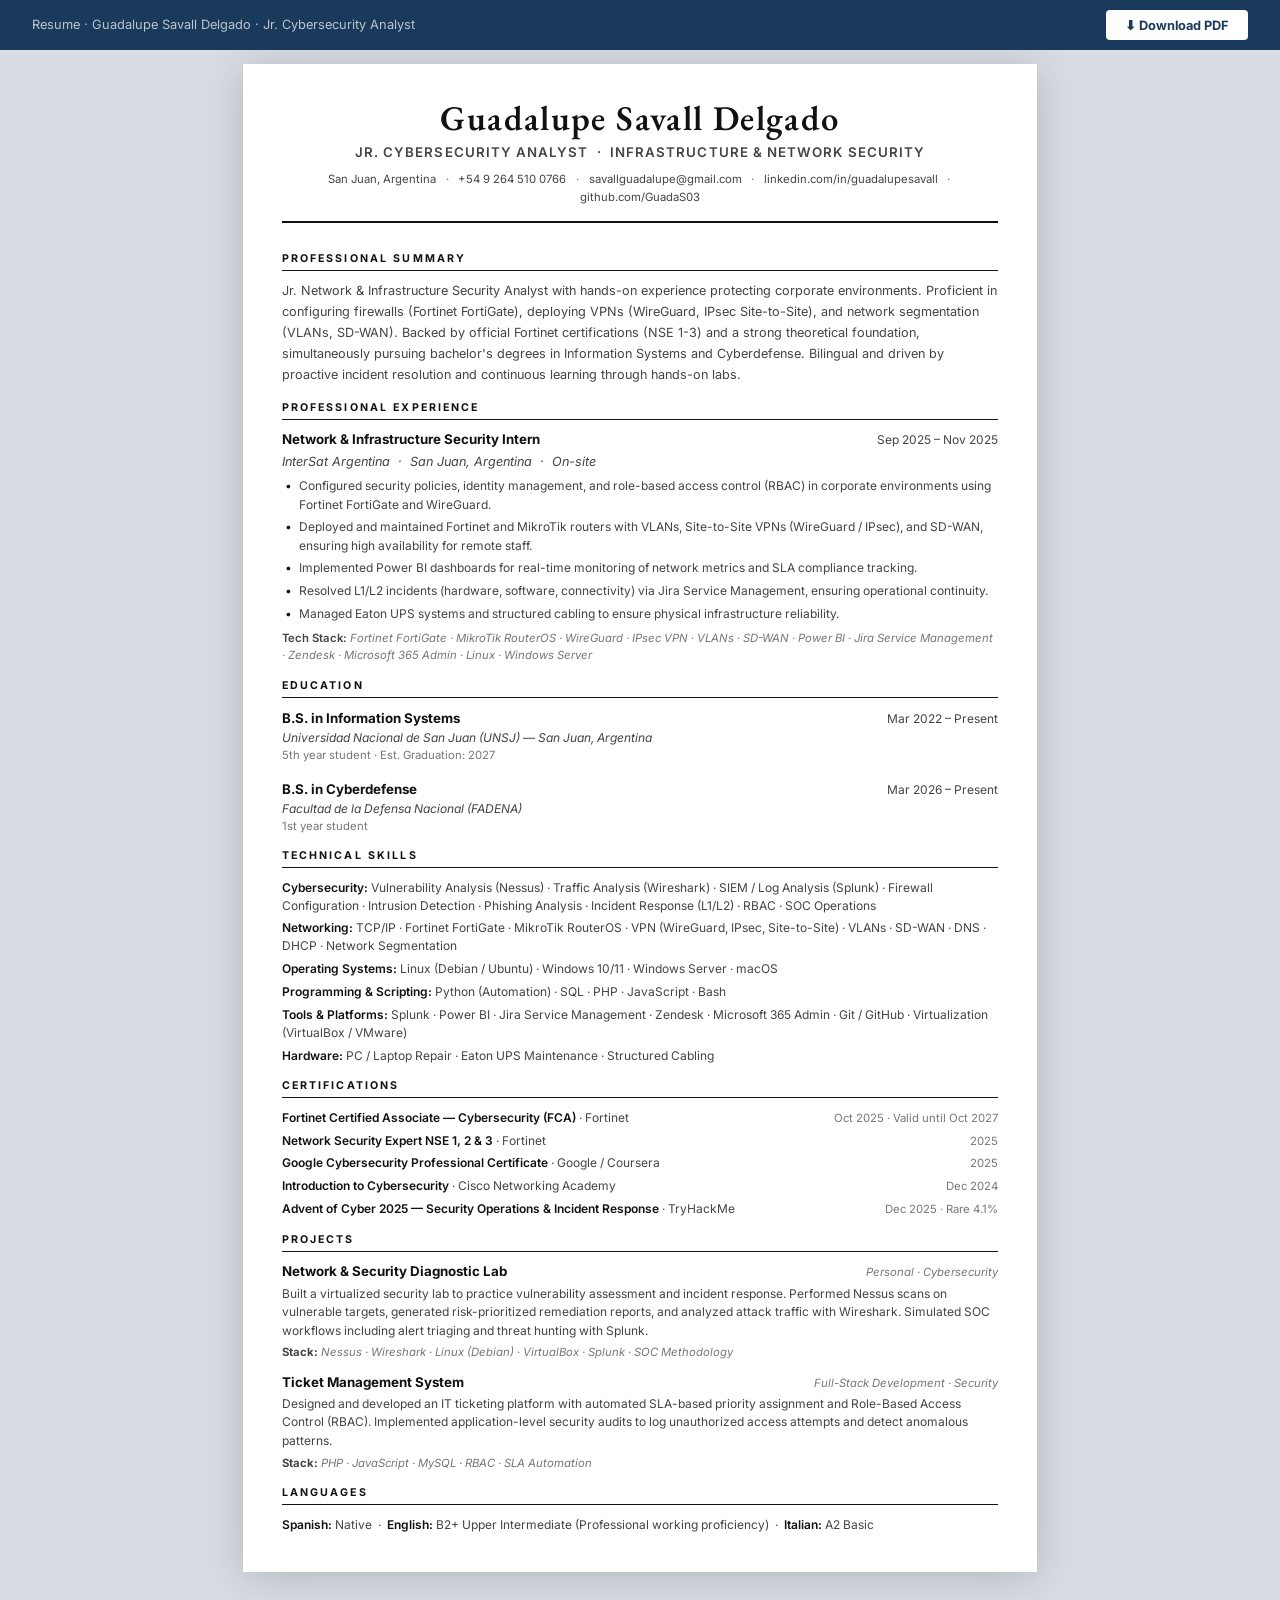
<file: secciones/cv-en.html>
<!DOCTYPE html>
<html lang="en">
<head>
  <meta charset="UTF-8">
  <meta name="viewport" content="width=device-width, initial-scale=1.0">
  <title>Resume — Guadalupe Savall Delgado</title>
  <link href="https://fonts.googleapis.com/css2?family=EB+Garamond:wght@400;500;600&family=Inter:wght@400;500;600;700&display=swap" rel="stylesheet">
  <link rel="stylesheet" href="../css/cv.css">
</head>
<body>
<div class="screen-bar">
  <span>Resume · Guadalupe Savall Delgado · Jr. Cybersecurity Analyst</span>
  <button class="download-btn" onclick="window.print()">⬇ Download PDF</button>
</div>
<div class="page-wrapper">
<div class="cv-page">
  <header class="cv-header">
    <div class="cv-name">Guadalupe Savall Delgado</div>
    <div class="cv-role">Jr. Cybersecurity Analyst &nbsp;·&nbsp; Infrastructure &amp; Network Security</div>
    <div class="cv-contact">
      <span>San Juan, Argentina</span> <span class="sep">·</span>
      <span><a href="tel:+5492645100766">+54 9 264 510 0766</a></span> <span class="sep">·</span>
      <span><a href="mailto:savallguadalupe@gmail.com">savallguadalupe@gmail.com</a></span> <span class="sep">·</span>
      <span><a href="https://linkedin.com/in/guadalupesavall">linkedin.com/in/guadalupesavall</a></span> <span class="sep">·</span>
      <span><a href="https://github.com/GuadaS03">github.com/GuadaS03</a></span>
    </div>
  </header>
  <div class="section">
    <div class="section-title">Professional Summary</div>
    <p class="summary-text">Jr. Network & Infrastructure Security Analyst with hands-on experience protecting corporate environments. Proficient in configuring firewalls (Fortinet FortiGate), deploying VPNs (WireGuard, IPsec Site-to-Site), and network segmentation (VLANs, SD-WAN). Backed by official Fortinet certifications (NSE 1-3) and a strong theoretical foundation, simultaneously pursuing bachelor's degrees in Information Systems and Cyberdefense. Bilingual and driven by proactive incident resolution and continuous learning through hands-on labs.</p>
  </div>
  <div class="section">
    <div class="section-title">Professional Experience</div>
    <div class="exp-block">
      <div class="exp-header">
        <span class="exp-role">Network & Infrastructure Security Intern</span>
        <span class="exp-date">Sep 2025 – Nov 2025</span>
      </div>
      <div class="exp-org">InterSat Argentina &nbsp;·&nbsp; San Juan, Argentina &nbsp;·&nbsp; On-site</div>
      <ul class="exp-bullets">
        <li>Configured security policies, identity management, and role-based access control (RBAC) in corporate environments using Fortinet FortiGate and WireGuard.</li>
        <li>Deployed and maintained Fortinet and MikroTik routers with VLANs, Site-to-Site VPNs (WireGuard / IPsec), and SD-WAN, ensuring high availability for remote staff.</li>
        <li>Implemented Power BI dashboards for real-time monitoring of network metrics and SLA compliance tracking.</li>
        <li>Resolved L1/L2 incidents (hardware, software, connectivity) via Jira Service Management, ensuring operational continuity.</li>
        <li>Managed Eaton UPS systems and structured cabling to ensure physical infrastructure reliability.</li>
      </ul>
      <p class="tech-line"><strong>Tech Stack:</strong> Fortinet FortiGate · MikroTik RouterOS · WireGuard · IPsec VPN · VLANs · SD-WAN · Power BI · Jira Service Management · Zendesk · Microsoft 365 Admin · Linux · Windows Server</p>
    </div>
  </div>
  <div class="section">
    <div class="section-title">Education</div>
    <div class="edu-block">
      <div class="edu-left">
        <div class="edu-degree">B.S. in Information Systems</div>
        <div class="edu-school">Universidad Nacional de San Juan (UNSJ) — San Juan, Argentina</div>
        <div class="edu-note">5th year student · Est. Graduation: 2027</div>
      </div>
      <div class="edu-date">Mar 2022 – Present</div>
    </div>
    <div class="edu-block" style="margin-top: 1rem;">
      <div class="edu-left">
        <div class="edu-degree">B.S. in Cyberdefense</div>
        <div class="edu-school">Facultad de la Defensa Nacional (FADENA)</div>
        <div class="edu-note">1st year student</div>
      </div>
      <div class="edu-date">Mar 2026 – Present</div>
    </div>
  </div>
  <div class="section">
    <div class="section-title">Technical Skills</div>
    <div class="skills-list">
      <div class="skill-row"><strong>Cybersecurity:</strong> Vulnerability Analysis (Nessus) · Traffic Analysis (Wireshark) · SIEM / Log Analysis (Splunk) · Firewall Configuration · Intrusion Detection · Phishing Analysis · Incident Response (L1/L2) · RBAC · SOC Operations</div>
      <div class="skill-row"><strong>Networking:</strong> TCP/IP · Fortinet FortiGate · MikroTik RouterOS · VPN (WireGuard, IPsec, Site-to-Site) · VLANs · SD-WAN · DNS · DHCP · Network Segmentation</div>
      <div class="skill-row"><strong>Operating Systems:</strong> Linux (Debian / Ubuntu) · Windows 10/11 · Windows Server · macOS</div>
      <div class="skill-row"><strong>Programming & Scripting:</strong> Python (Automation) · SQL · PHP · JavaScript · Bash</div>
      <div class="skill-row"><strong>Tools & Platforms:</strong> Splunk · Power BI · Jira Service Management · Zendesk · Microsoft 365 Admin · Git / GitHub · Virtualization (VirtualBox / VMware)</div>
      <div class="skill-row"><strong>Hardware:</strong> PC / Laptop Repair · Eaton UPS Maintenance · Structured Cabling</div>
    </div>
  </div>
  <div class="section">
    <div class="section-title">Certifications</div>
    <div class="certs-list">
      <div class="cert-row"><span><span class="cert-name-txt">Fortinet Certified Associate — Cybersecurity (FCA)</span><span class="cert-issuer-txt"> · Fortinet</span></span><span class="cert-year">Oct 2025 · Valid until Oct 2027</span></div>
      <div class="cert-row"><span><span class="cert-name-txt">Network Security Expert NSE 1, 2 &amp; 3</span><span class="cert-issuer-txt"> · Fortinet</span></span><span class="cert-year">2025</span></div>
      <div class="cert-row"><span><span class="cert-name-txt">Google Cybersecurity Professional Certificate</span><span class="cert-issuer-txt"> · Google / Coursera</span></span><span class="cert-year">2025</span></div>
      <div class="cert-row"><span><span class="cert-name-txt">Introduction to Cybersecurity</span><span class="cert-issuer-txt"> · Cisco Networking Academy</span></span><span class="cert-year">Dec 2024</span></div>
      <div class="cert-row"><span><span class="cert-name-txt">Advent of Cyber 2025 — Security Operations &amp; Incident Response</span><span class="cert-issuer-txt"> · TryHackMe</span></span><span class="cert-year">Dec 2025 · Rare 4.1%</span></div>
    </div>
  </div>
  <div class="section">
    <div class="section-title">Projects</div>
    <div class="proj-block"><div class="proj-header"><span class="proj-title-txt">Network & Security Diagnostic Lab</span><span class="proj-type">Personal · Cybersecurity</span></div><p class="proj-desc-txt">Built a virtualized security lab to practice vulnerability assessment and incident response. Performed Nessus scans on vulnerable targets, generated risk-prioritized remediation reports, and analyzed attack traffic with Wireshark. Simulated SOC workflows including alert triaging and threat hunting with Splunk.</p><p class="proj-tech"><strong>Stack:</strong> Nessus · Wireshark · Linux (Debian) · VirtualBox · Splunk · SOC Methodology</p></div>
    <div class="proj-block"><div class="proj-header"><span class="proj-title-txt">Ticket Management System</span><span class="proj-type">Full-Stack Development · Security</span></div><p class="proj-desc-txt">Designed and developed an IT ticketing platform with automated SLA-based priority assignment and Role-Based Access Control (RBAC). Implemented application-level security audits to log unauthorized access attempts and detect anomalous patterns.</p><p class="proj-tech"><strong>Stack:</strong> PHP · JavaScript · MySQL · RBAC · SLA Automation</p></div>
  </div>
  <div class="section">
    <div class="section-title">Languages</div>
    <p class="langs-row"><strong>Spanish:</strong> Native &nbsp;·&nbsp; <strong>English:</strong> B2+ Upper Intermediate (Professional working proficiency) &nbsp;·&nbsp; <strong>Italian:</strong> A2 Basic</p>
  </div>
</div>
</div>
</body>
</html>
</file>
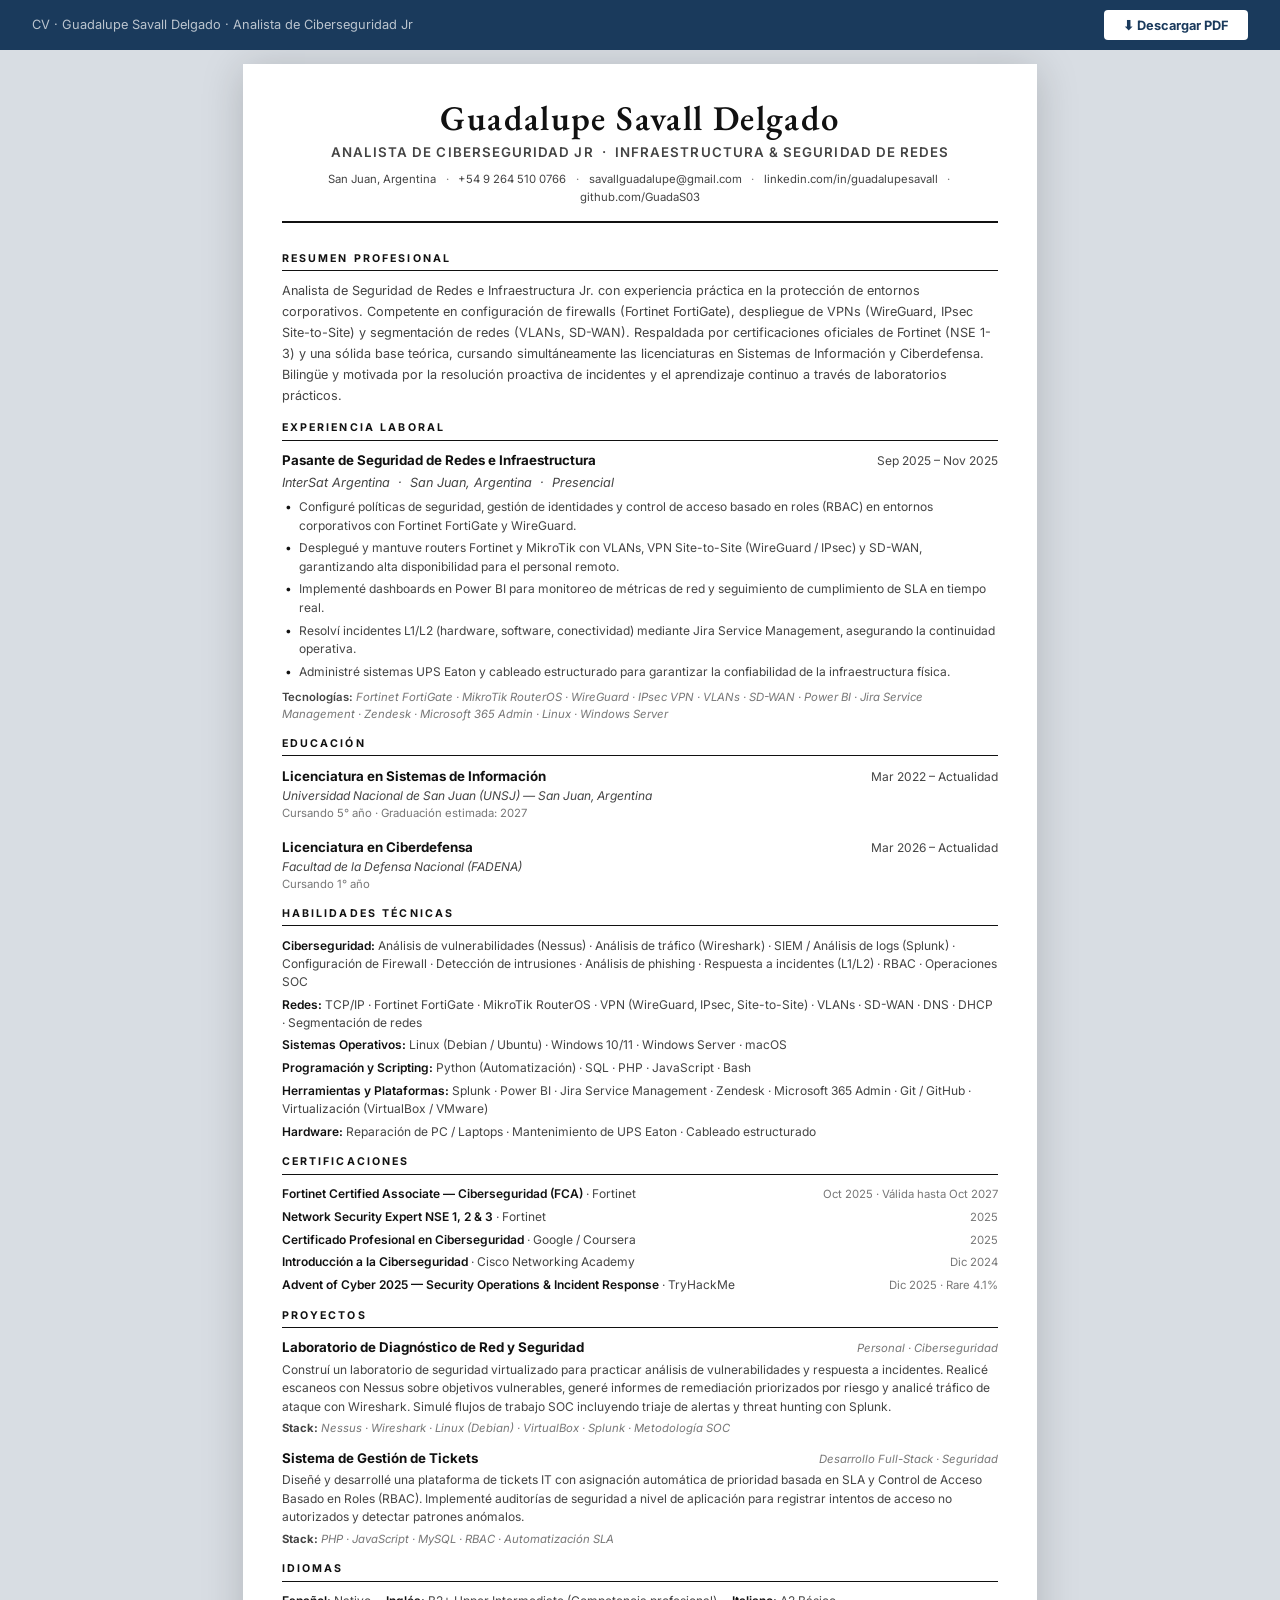
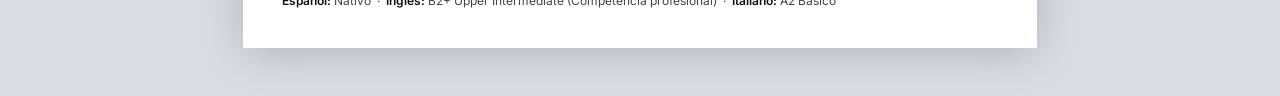
<file: secciones/cv-es.html>
<!DOCTYPE html>
<html lang="es">
<head>
  <meta charset="UTF-8">
  <meta name="viewport" content="width=device-width, initial-scale=1.0">
  <title>CV — Guadalupe Savall Delgado</title>
  <link href="https://fonts.googleapis.com/css2?family=EB+Garamond:wght@400;500;600&family=Inter:wght@400;500;600;700&display=swap" rel="stylesheet">
  <link rel="stylesheet" href="../css/cv.css">
</head>
<body>
<div class="screen-bar">
  <span>CV · Guadalupe Savall Delgado · Analista de Ciberseguridad Jr</span>
  <button class="download-btn" onclick="window.print()">⬇ Descargar PDF</button>
</div>
<div class="page-wrapper">
<div class="cv-page">
  <header class="cv-header">
    <div class="cv-name">Guadalupe Savall Delgado</div>
    <div class="cv-role">Analista de Ciberseguridad Jr &nbsp;·&nbsp; Infraestructura &amp; Seguridad de Redes</div>
    <div class="cv-contact">
      <span>San Juan, Argentina</span> <span class="sep">·</span>
      <span><a href="tel:+5492645100766">+54 9 264 510 0766</a></span> <span class="sep">·</span>
      <span><a href="mailto:savallguadalupe@gmail.com">savallguadalupe@gmail.com</a></span> <span class="sep">·</span>
      <span><a href="https://linkedin.com/in/guadalupesavall">linkedin.com/in/guadalupesavall</a></span> <span class="sep">·</span>
      <span><a href="https://github.com/GuadaS03">github.com/GuadaS03</a></span>
    </div>
  </header>
  <div class="section">
    <div class="section-title">Resumen Profesional</div>
    <p class="summary-text">Analista de Seguridad de Redes e Infraestructura Jr. con experiencia práctica en la protección de entornos corporativos. Competente en configuración de firewalls (Fortinet FortiGate), despliegue de VPNs (WireGuard, IPsec Site-to-Site) y segmentación de redes (VLANs, SD-WAN). Respaldada por certificaciones oficiales de Fortinet (NSE 1-3) y una sólida base teórica, cursando simultáneamente las licenciaturas en Sistemas de Información y Ciberdefensa. Bilingüe y motivada por la resolución proactiva de incidentes y el aprendizaje continuo a través de laboratorios prácticos.</p>
  </div>
  <div class="section">
    <div class="section-title">Experiencia Laboral</div>
    <div class="exp-block">
      <div class="exp-header">
        <span class="exp-role">Pasante de Seguridad de Redes e Infraestructura</span>
        <span class="exp-date">Sep 2025 – Nov 2025</span>
      </div>
      <div class="exp-org">InterSat Argentina &nbsp;·&nbsp; San Juan, Argentina &nbsp;·&nbsp; Presencial</div>
      <ul class="exp-bullets">
        <li>Configuré políticas de seguridad, gestión de identidades y control de acceso basado en roles (RBAC) en entornos corporativos con Fortinet FortiGate y WireGuard.</li>
        <li>Desplegué y mantuve routers Fortinet y MikroTik con VLANs, VPN Site-to-Site (WireGuard / IPsec) y SD-WAN, garantizando alta disponibilidad para el personal remoto.</li>
        <li>Implementé dashboards en Power BI para monitoreo de métricas de red y seguimiento de cumplimiento de SLA en tiempo real.</li>
        <li>Resolví incidentes L1/L2 (hardware, software, conectividad) mediante Jira Service Management, asegurando la continuidad operativa.</li>
        <li>Administré sistemas UPS Eaton y cableado estructurado para garantizar la confiabilidad de la infraestructura física.</li>
      </ul>
      <p class="tech-line"><strong>Tecnologías:</strong> Fortinet FortiGate · MikroTik RouterOS · WireGuard · IPsec VPN · VLANs · SD-WAN · Power BI · Jira Service Management · Zendesk · Microsoft 365 Admin · Linux · Windows Server</p>
    </div>
  </div>
  <div class="section">
    <div class="section-title">Educación</div>
    <div class="edu-block">
      <div class="edu-left">
        <div class="edu-degree">Licenciatura en Sistemas de Información</div>
        <div class="edu-school">Universidad Nacional de San Juan (UNSJ) — San Juan, Argentina</div>
        <div class="edu-note">Cursando 5° año · Graduación estimada: 2027</div>
      </div>
      <div class="edu-date">Mar 2022 – Actualidad</div>
    </div>
    <!-- Agregado el bloque de FADENA respetando tus clases -->
    <div class="edu-block" style="margin-top: 1rem;">
      <div class="edu-left">
        <div class="edu-degree">Licenciatura en Ciberdefensa</div>
        <div class="edu-school">Facultad de la Defensa Nacional (FADENA)</div>
        <div class="edu-note">Cursando 1° año</div>
      </div>
      <div class="edu-date">Mar 2026 – Actualidad</div>
    </div>
  </div>
  <div class="section">
    <div class="section-title">Habilidades Técnicas</div>
    <div class="skills-list">
      <div class="skill-row"><strong>Ciberseguridad:</strong> Análisis de vulnerabilidades (Nessus) · Análisis de tráfico (Wireshark) · SIEM / Análisis de logs (Splunk) · Configuración de Firewall · Detección de intrusiones · Análisis de phishing · Respuesta a incidentes (L1/L2) · RBAC · Operaciones SOC</div>
      <div class="skill-row"><strong>Redes:</strong> TCP/IP · Fortinet FortiGate · MikroTik RouterOS · VPN (WireGuard, IPsec, Site-to-Site) · VLANs · SD-WAN · DNS · DHCP · Segmentación de redes</div>
      <div class="skill-row"><strong>Sistemas Operativos:</strong> Linux (Debian / Ubuntu) · Windows 10/11 · Windows Server · macOS</div>
      <div class="skill-row"><strong>Programación y Scripting:</strong> Python (Automatización) · SQL · PHP · JavaScript · Bash</div>
      <div class="skill-row"><strong>Herramientas y Plataformas:</strong> Splunk · Power BI · Jira Service Management · Zendesk · Microsoft 365 Admin · Git / GitHub · Virtualización (VirtualBox / VMware)</div>
      <div class="skill-row"><strong>Hardware:</strong> Reparación de PC / Laptops · Mantenimiento de UPS Eaton · Cableado estructurado</div>
    </div>
  </div>
  <div class="section">
    <div class="section-title">Certificaciones</div>
    <div class="certs-list">
      <div class="cert-row"><span><span class="cert-name-txt">Fortinet Certified Associate — Ciberseguridad (FCA)</span><span class="cert-issuer-txt"> · Fortinet</span></span><span class="cert-year">Oct 2025 · Válida hasta Oct 2027</span></div>
      <div class="cert-row"><span><span class="cert-name-txt">Network Security Expert NSE 1, 2 &amp; 3</span><span class="cert-issuer-txt"> · Fortinet</span></span><span class="cert-year">2025</span></div>
      <div class="cert-row"><span><span class="cert-name-txt">Certificado Profesional en Ciberseguridad</span><span class="cert-issuer-txt"> · Google / Coursera</span></span><span class="cert-year">2025</span></div>
      <div class="cert-row"><span><span class="cert-name-txt">Introducción a la Ciberseguridad</span><span class="cert-issuer-txt"> · Cisco Networking Academy</span></span><span class="cert-year">Dic 2024</span></div>
      <div class="cert-row"><span><span class="cert-name-txt">Advent of Cyber 2025 — Security Operations &amp; Incident Response</span><span class="cert-issuer-txt"> · TryHackMe</span></span><span class="cert-year">Dic 2025 · Rare 4.1%</span></div>
    </div>
  </div>
  <div class="section">
    <div class="section-title">Proyectos</div>
    <div class="proj-block"><div class="proj-header"><span class="proj-title-txt">Laboratorio de Diagnóstico de Red y Seguridad</span><span class="proj-type">Personal · Ciberseguridad</span></div><p class="proj-desc-txt">Construí un laboratorio de seguridad virtualizado para practicar análisis de vulnerabilidades y respuesta a incidentes. Realicé escaneos con Nessus sobre objetivos vulnerables, generé informes de remediación priorizados por riesgo y analicé tráfico de ataque con Wireshark. Simulé flujos de trabajo SOC incluyendo triaje de alertas y threat hunting con Splunk.</p><p class="proj-tech"><strong>Stack:</strong> Nessus · Wireshark · Linux (Debian) · VirtualBox · Splunk · Metodología SOC</p></div>
    <div class="proj-block"><div class="proj-header"><span class="proj-title-txt">Sistema de Gestión de Tickets</span><span class="proj-type">Desarrollo Full-Stack · Seguridad</span></div><p class="proj-desc-txt">Diseñé y desarrollé una plataforma de tickets IT con asignación automática de prioridad basada en SLA y Control de Acceso Basado en Roles (RBAC). Implementé auditorías de seguridad a nivel de aplicación para registrar intentos de acceso no autorizados y detectar patrones anómalos.</p><p class="proj-tech"><strong>Stack:</strong> PHP · JavaScript · MySQL · RBAC · Automatización SLA</p></div>
  </div>
  <div class="section">
    <div class="section-title">Idiomas</div>
    <p class="langs-row"><strong>Español:</strong> Nativo &nbsp;·&nbsp; <strong>Inglés:</strong> B2+ Upper Intermediate (Competencia profesional) &nbsp;·&nbsp; <strong>Italiano:</strong> A2 Básico</p>
  </div>
</div>
</div>
</body>
</html>
</file>
<file: css/cv.css>
:root {
      --black:   #111111;
      --gray:    #444444;
      --light:   #777777;
      --rule:    #cccccc;
      --accent:  #1a3a5c;  
      --page-w:  210mm;
    }
 
    *, *::before, *::after { margin: 0; padding: 0; box-sizing: border-box; }
 
    body {
      font-family: 'Inter', sans-serif;
      font-size: 10pt;
      color: var(--black);
      background: #d8dde3;
      -webkit-print-color-adjust: exact;
      print-color-adjust: exact;
      line-height: 1.5;
    }
 
    .screen-bar {
      position: fixed;
      top: 0; left: 0; right: 0;
      z-index: 999;
      background: var(--accent);
      color: white;
      display: flex;
      align-items: center;
      justify-content: space-between;
      padding: 0.65rem 2rem;
      font-size: 0.8rem;
    }
    .screen-bar span { opacity: 0.7; }
    .download-btn {
      background: white;
      color: var(--accent);
      border: none;
      padding: 0.45rem 1.2rem;
      border-radius: 4px;
      font-weight: 700;
      font-size: 0.8rem;
      cursor: pointer;
      font-family: 'Inter', sans-serif;
      transition: background 0.15s;
    }
    .download-btn:hover { background: #eef4ff; }
 
    /* ── PÁGINA ── */
    .page-wrapper {
      display: flex;
      justify-content: center;
      padding: 4rem 1rem 3rem;
      min-height: 100vh;
    }
 
    .cv-page {
      width: var(--page-w);
      background: white;
      box-shadow: 0 4px 40px rgba(0,0,0,0.18);
      padding: 2.2rem 2.4rem 2.4rem;
      display: flex;
      flex-direction: column;
      gap: 0;
    }

    .cv-header {
      text-align: center;
      margin-bottom: 0.9rem;
      padding-bottom: 0.9rem;
      border-bottom: 2px solid var(--black);
    }
 
    .cv-name {
      font-family: 'EB Garamond', serif;
      font-size: 26pt;
      font-weight: 600;
      color: var(--black);
      letter-spacing: 0.04em;
      line-height: 1.1;
      margin-bottom: 0.35rem;
    }
 
    .cv-role {
      font-size: 10pt;
      font-weight: 600;
      color: var(--gray);
      letter-spacing: 0.08em;
      text-transform: uppercase;
      margin-bottom: 0.5rem;
    }
 
    .cv-contact {
      font-size: 8.5pt;
      color: var(--gray);
      display: flex;
      justify-content: center;
      flex-wrap: wrap;
      gap: 0.1rem 0.5rem;
    }
    .cv-contact a {
      color: var(--gray);
      text-decoration: none;
    }
    .cv-contact .sep { color: var(--light); margin: 0 0.1rem; }
 
    .section {
      margin-top: 0.85rem;
    }
 
    .section-title {
      font-family: 'Inter', sans-serif;
      font-size: 8pt;
      font-weight: 700;
      letter-spacing: 0.2em;
      text-transform: uppercase;
      color: var(--black);
      border-bottom: 1.5px solid var(--black);
      padding-bottom: 0.2rem;
      margin-bottom: 0.65rem;
    }
 
    .summary-text {
      font-size: 9.5pt;
      color: var(--gray);
      line-height: 1.65;
    }
 
    .exp-block {
      margin-bottom: 0.85rem;
    }
    .exp-block:last-child { margin-bottom: 0; }
 
    .exp-header {
      display: flex;
      justify-content: space-between;
      align-items: baseline;
      gap: 1rem;
      margin-bottom: 0.1rem;
    }
 
    .exp-role {
      font-size: 10pt;
      font-weight: 700;
      color: var(--black);
    }
 
    .exp-date {
      font-size: 9pt;
      color: var(--gray);
      white-space: nowrap;
      flex-shrink: 0;
    }
 
    .exp-org {
      font-size: 9.5pt;
      color: var(--gray);
      font-style: italic;
      margin-bottom: 0.4rem;
    }
 
    .exp-bullets {
      list-style: none;
      padding: 0;
      display: flex;
      flex-direction: column;
      gap: 0.25rem;
      margin-bottom: 0.45rem;
    }
 
    .exp-bullets li {
      font-size: 9pt;
      color: var(--gray);
      line-height: 1.55;
      padding-left: 1.1rem;
      position: relative;
    }
 
    .exp-bullets li::before {
      content: '•';
      position: absolute;
      left: 0.2rem;
      color: var(--black);
      font-size: 9pt;
    }

    .tech-line {
      font-size: 8.5pt;
      color: var(--light);
      font-style: italic;
    }
    .tech-line strong {
      color: var(--gray);
      font-style: normal;
      font-weight: 600;
    }
 
    .edu-block {
      display: flex;
      justify-content: space-between;
      align-items: baseline;
      gap: 1rem;
      margin-bottom: 0.5rem;
    }
    .edu-block:last-child { margin-bottom: 0; }
 
    .edu-left { flex: 1; }
 
    .edu-degree {
      font-size: 10pt;
      font-weight: 700;
      color: var(--black);
    }
    .edu-school {
      font-size: 9pt;
      color: var(--gray);
      font-style: italic;
    }
    .edu-note {
      font-size: 8.5pt;
      color: var(--light);
    }
    .edu-date {
      font-size: 9pt;
      color: var(--gray);
      white-space: nowrap;
      flex-shrink: 0;
    }

    .skills-list {
      display: flex;
      flex-direction: column;
      gap: 0.3rem;
    }
    .skill-row {
      font-size: 9pt;
      color: var(--gray);
      line-height: 1.5;
    }
    .skill-row strong {
      color: var(--black);
      font-weight: 600;
    }
 
    .certs-list {
      display: flex;
      flex-direction: column;
      gap: 0.3rem;
    }
    .cert-row {
      font-size: 9pt;
      color: var(--gray);
      display: flex;
      justify-content: space-between;
      align-items: baseline;
      gap: 1rem;
    }
    .cert-name-txt { font-weight: 600; color: var(--black); }
    .cert-issuer-txt { color: var(--gray); }
    .cert-year { color: var(--light); font-size: 8.5pt; white-space: nowrap; }
 
    .proj-block {
      margin-bottom: 0.7rem;
    }
    .proj-block:last-child { margin-bottom: 0; }
 
    .proj-header {
      display: flex;
      justify-content: space-between;
      align-items: baseline;
      gap: 1rem;
      margin-bottom: 0.15rem;
    }
    .proj-title-txt {
      font-size: 10pt;
      font-weight: 700;
      color: var(--black);
    }
    .proj-type {
      font-size: 8.5pt;
      color: var(--light);
      font-style: italic;
      white-space: nowrap;
    }
    .proj-desc-txt {
      font-size: 9pt;
      color: var(--gray);
      line-height: 1.55;
      margin-bottom: 0.25rem;
    }
    .proj-tech {
      font-size: 8.5pt;
      color: var(--light);
      font-style: italic;
    }
    .proj-tech strong {
      color: var(--gray);
      font-style: normal;
    }

    .langs-row {
      font-size: 9pt;
      color: var(--gray);
    }
    .langs-row strong { color: var(--black); font-weight: 600; }
 
    @media print {
      @page { size: A4; margin: 16mm 18mm; }

      body { background: white; font-size: 9.5pt; }
      .screen-bar { display: none !important; }
      .page-wrapper { display: block; padding: 0; }
      .cv-page {
        width: 100%;
        box-shadow: none;
        padding: 0;
      }
      .exp-block,
      .proj-block,
      .edu-block,
      .section { page-break-inside: avoid; }
    }
</file>
